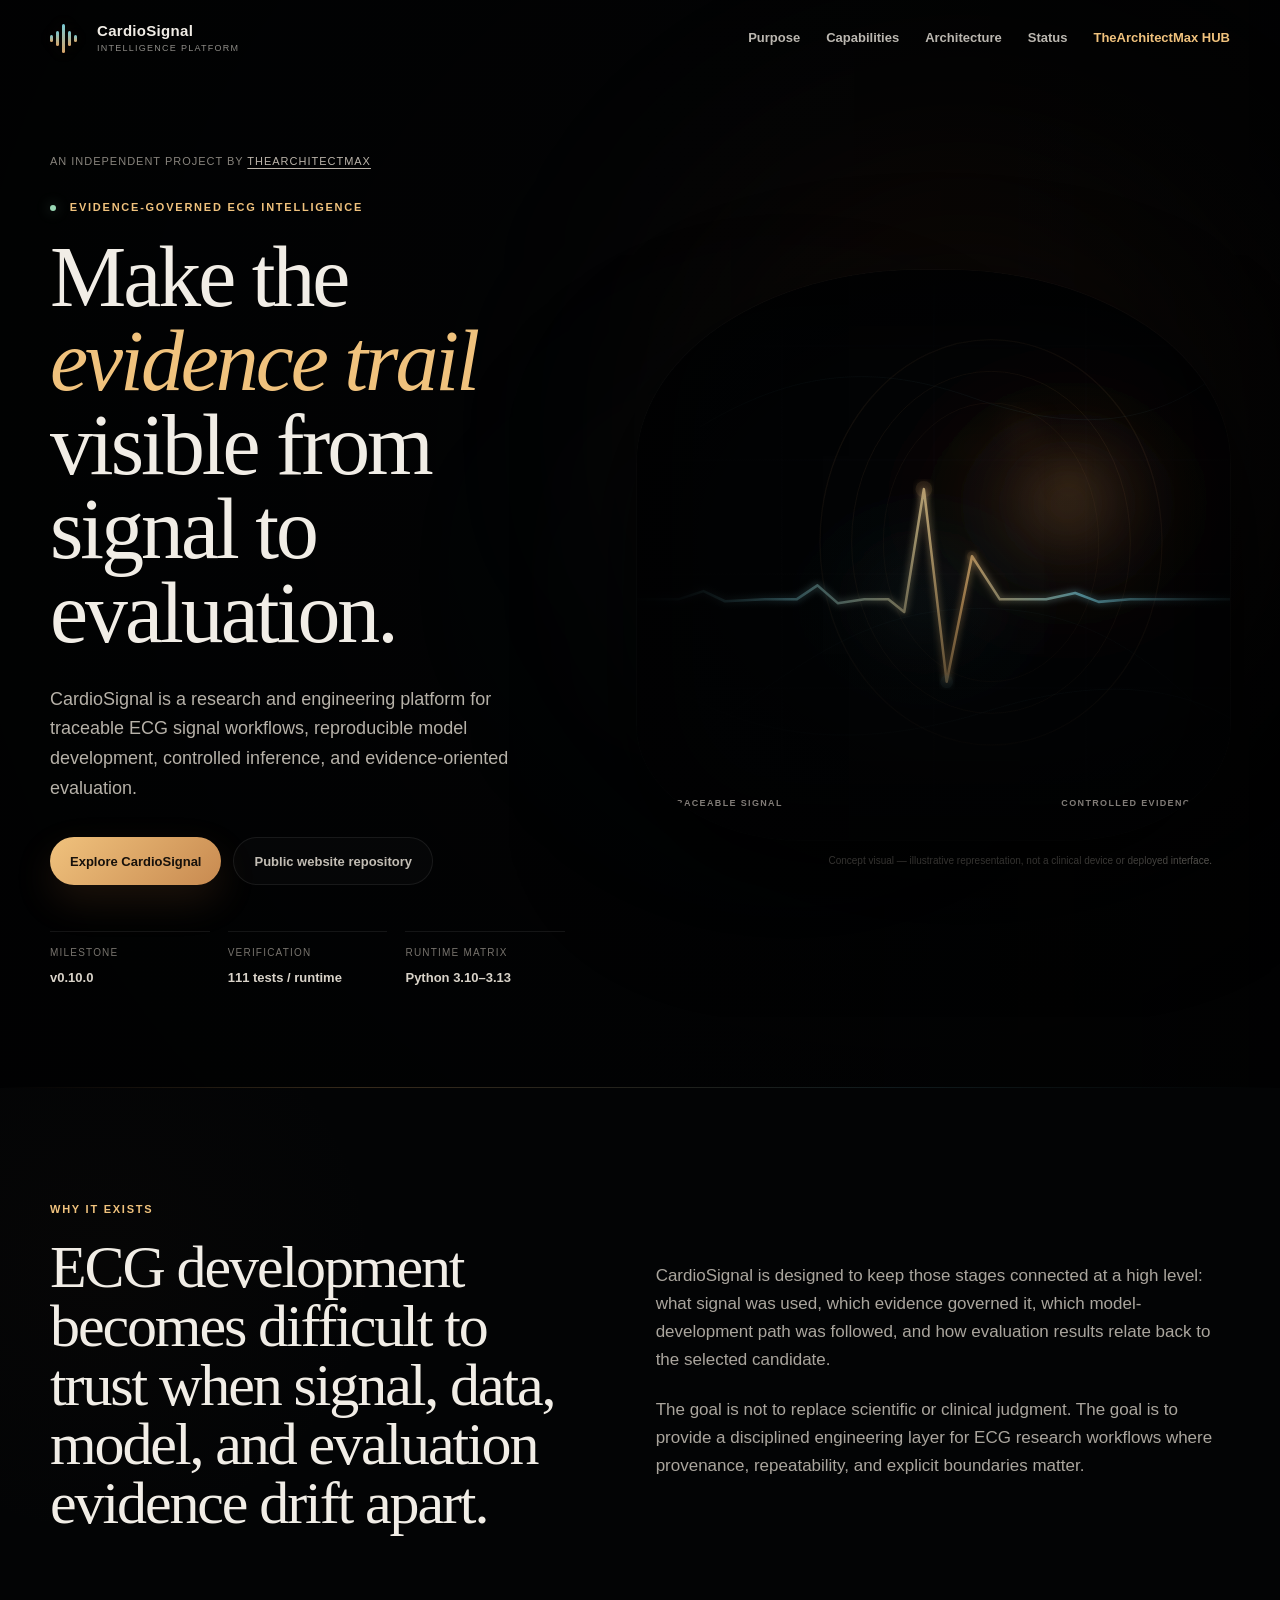
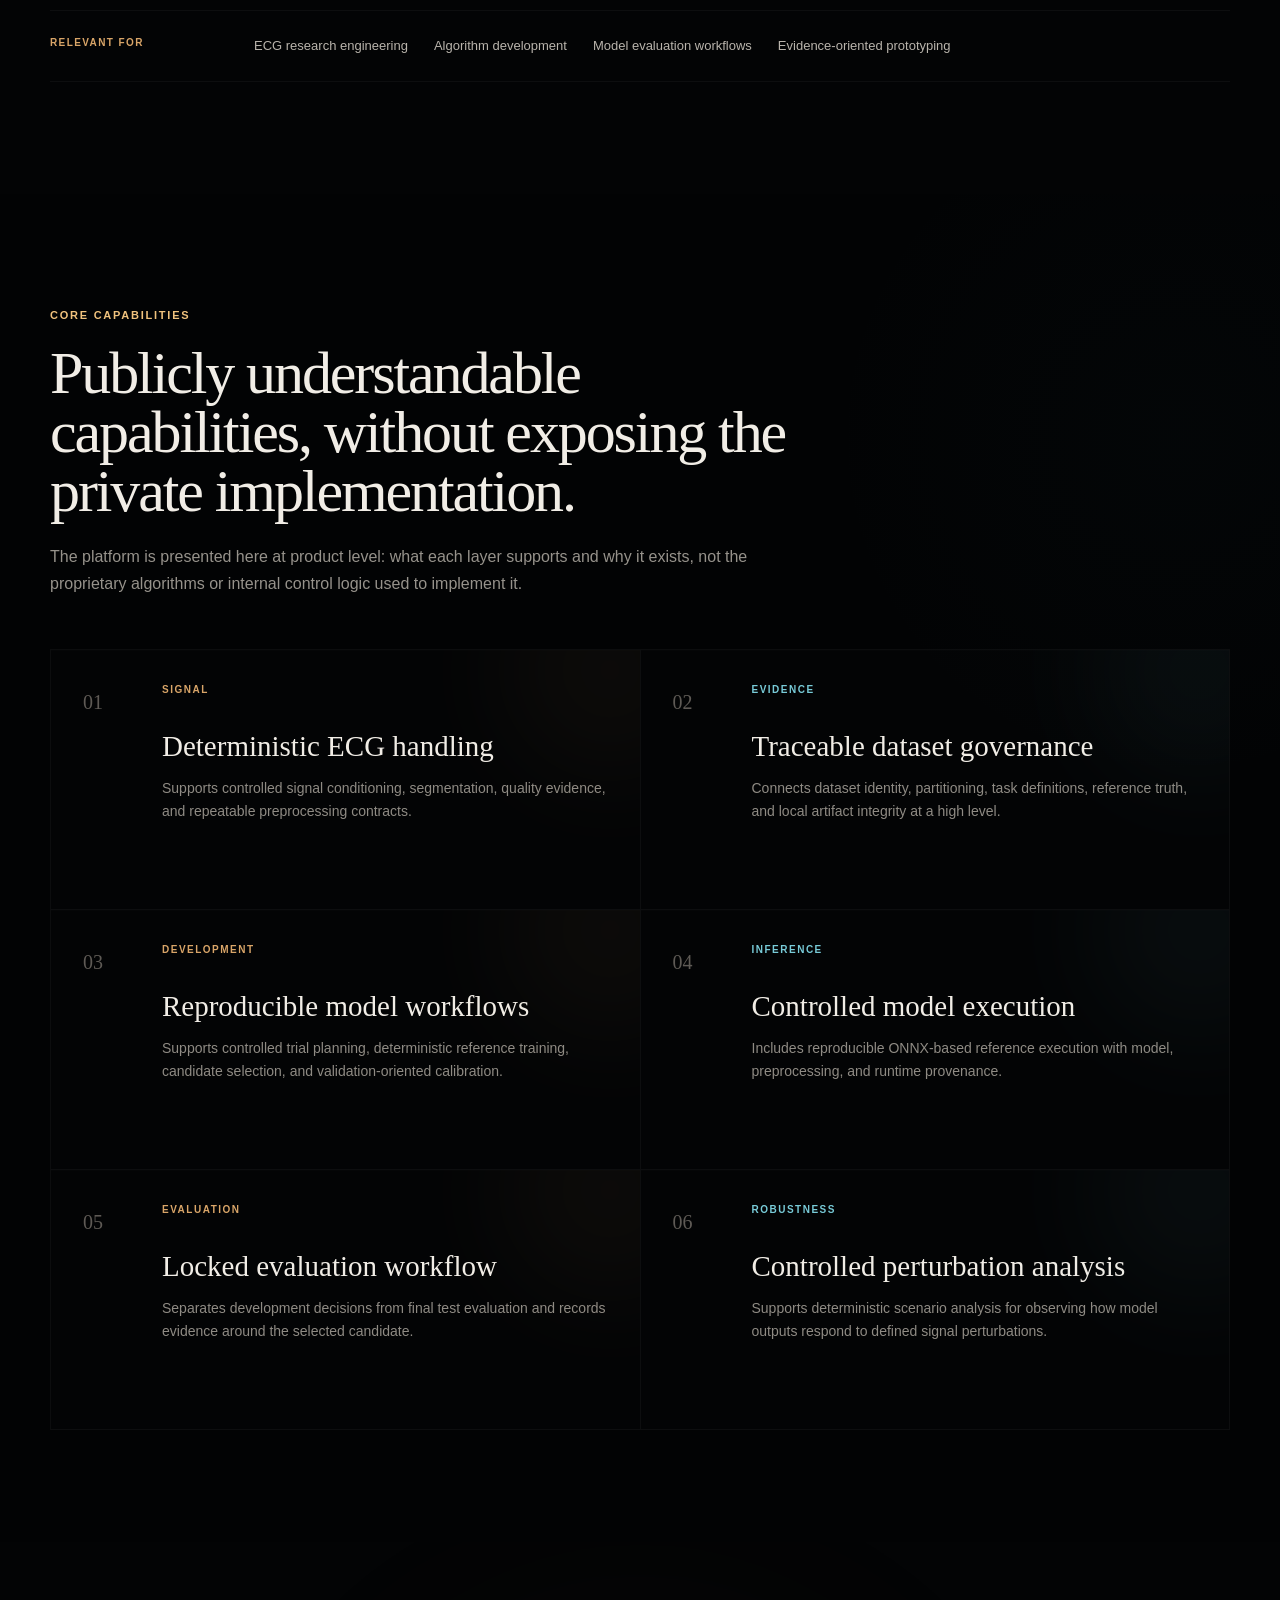
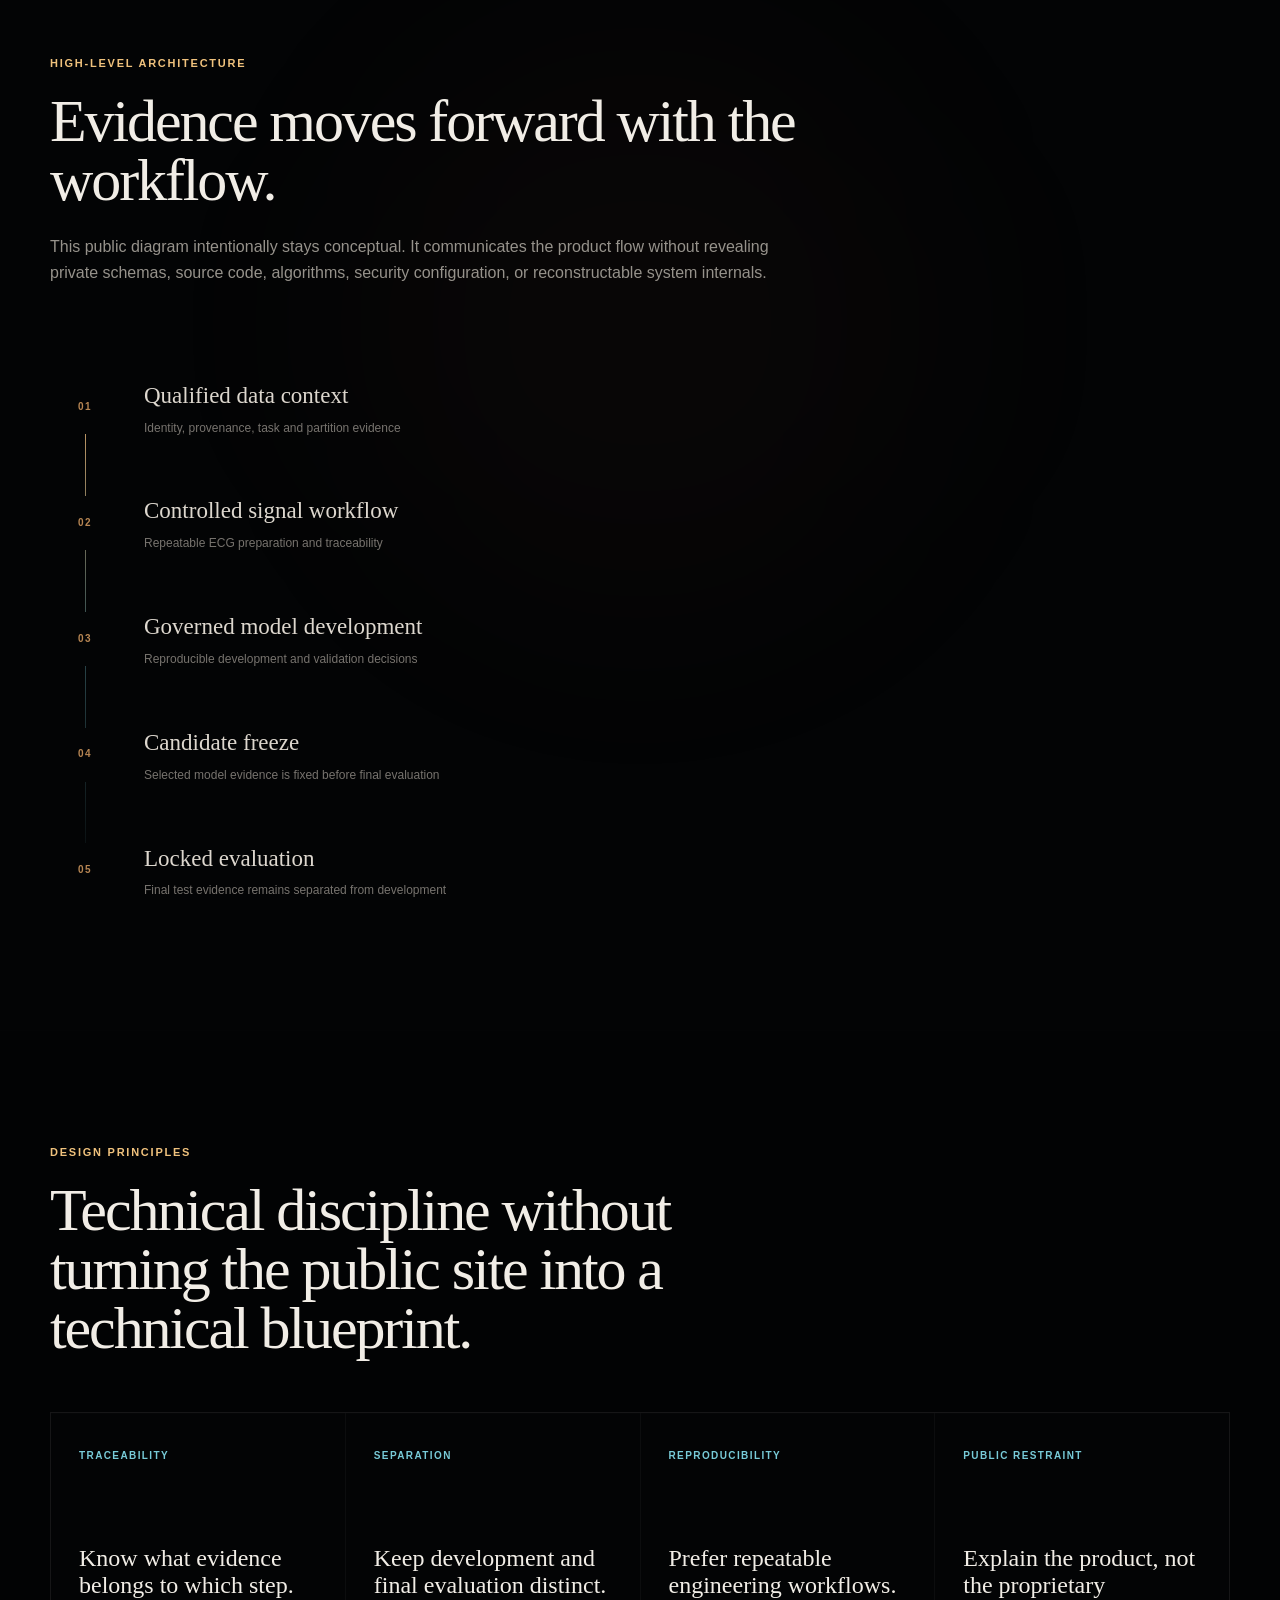
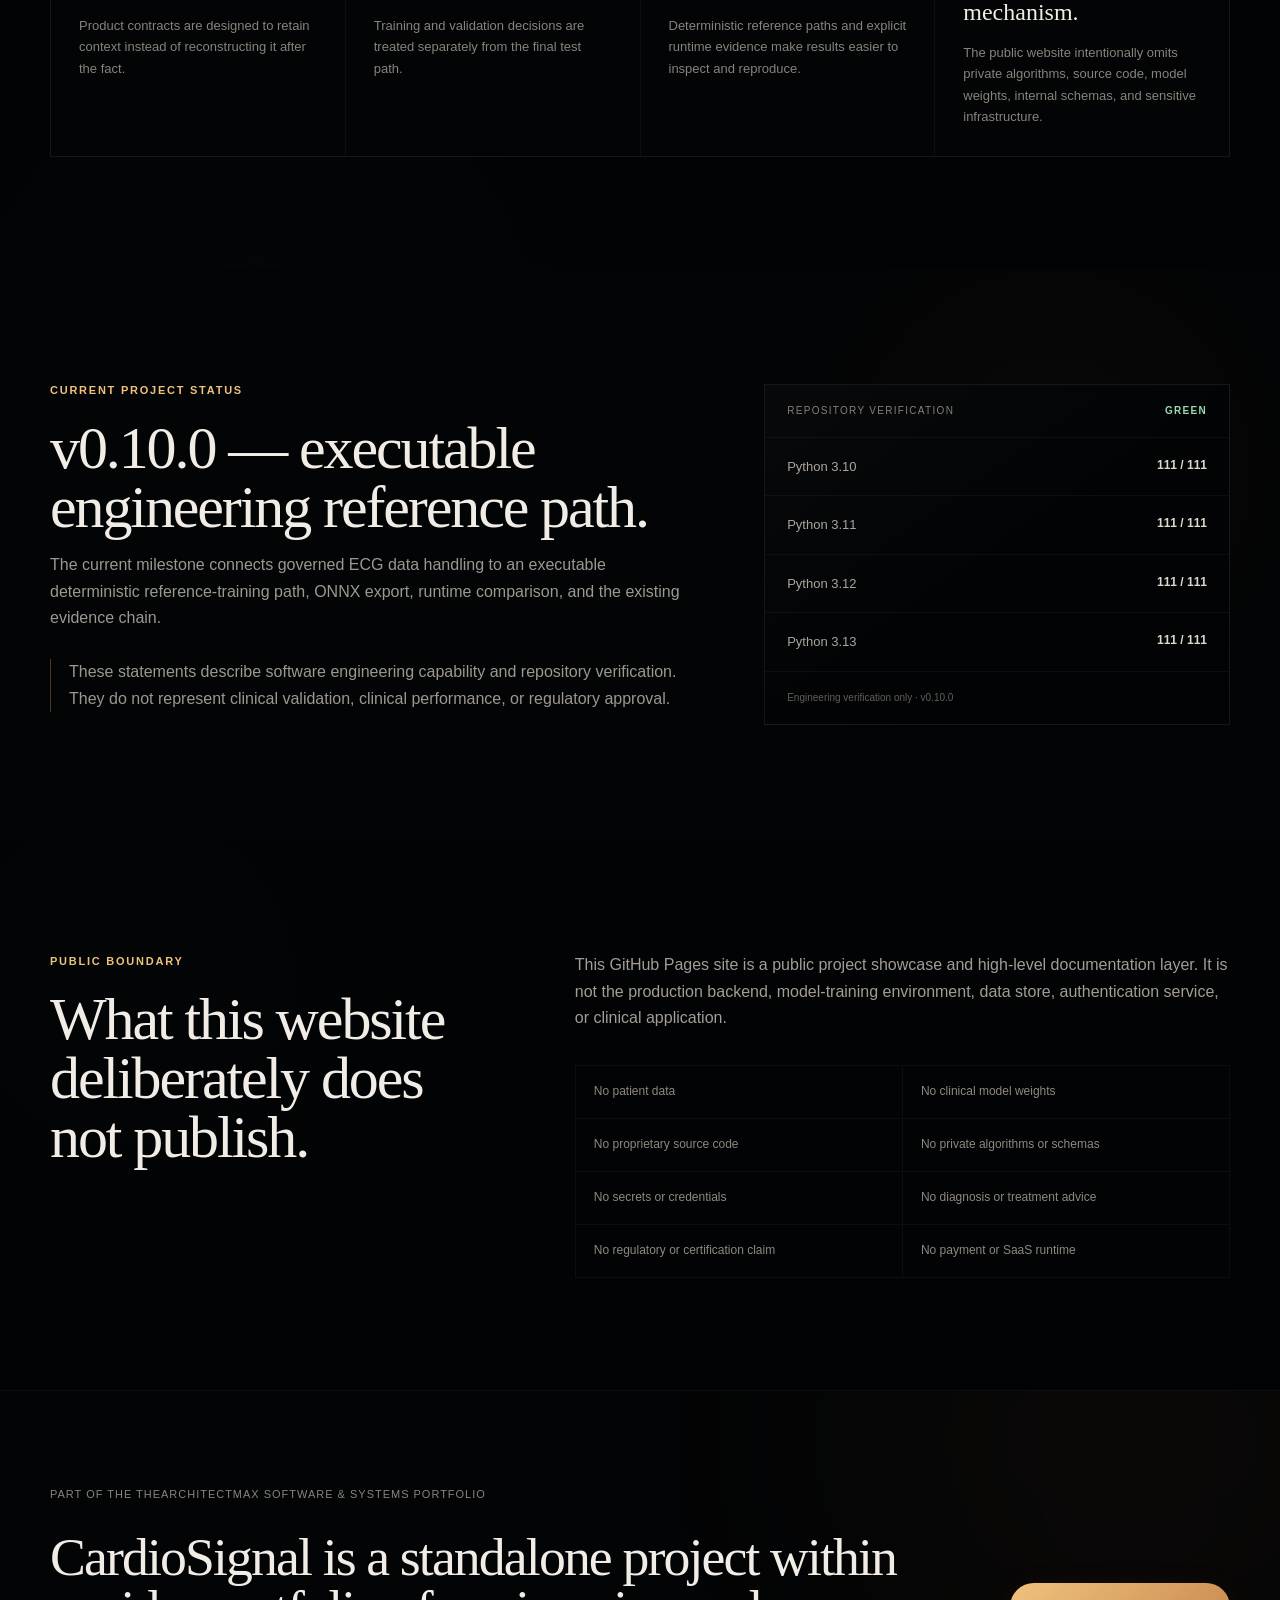
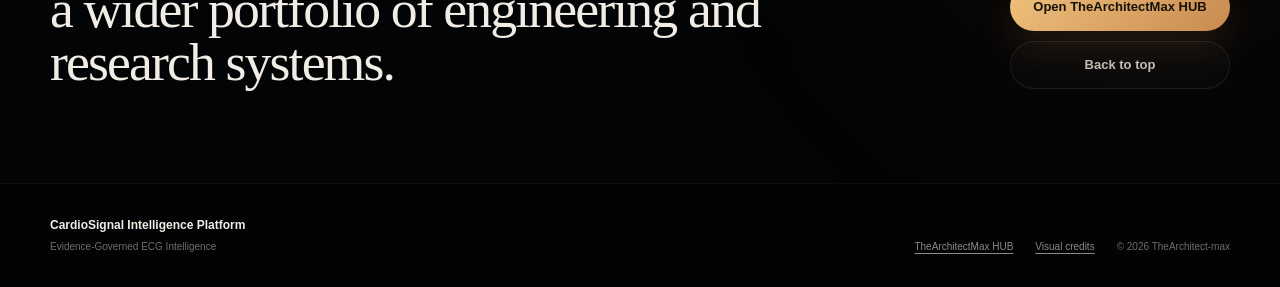
<file: index.html>
<!doctype html>
<html lang="en">
<head>
  <meta charset="utf-8">
  <meta name="viewport" content="width=device-width, initial-scale=1">
  <meta name="theme-color" content="#07090b">
  <meta name="description" content="CardioSignal Intelligence Platform — evidence-governed ECG research and engineering infrastructure for traceable signal workflows, reproducible model development, controlled inference, and evaluation evidence.">
  <meta name="robots" content="index,follow">
  <meta property="og:title" content="CardioSignal Intelligence Platform">
  <meta property="og:description" content="Evidence-Governed ECG Intelligence">
  <meta property="og:type" content="website">
  <meta property="og:url" content="https://thearchitect-max.github.io/CardioSignal-Website/">
  <meta property="og:image" content="https://thearchitect-max.github.io/CardioSignal-Website/assets/cardiosignal-concept.svg">
  <meta name="twitter:card" content="summary_large_image">
  <title>CardioSignal Intelligence Platform</title>
  <link rel="icon" href="favicon.svg" type="image/svg+xml">
  <link rel="stylesheet" href="styles.css">
</head>
<body>
  <a class="skip-link" href="#main">Skip to content</a>

  <header class="site-header" data-header>
    <div class="shell nav-shell">
      <a class="brand" href="#top" aria-label="CardioSignal home">
        <span class="brand-mark" aria-hidden="true">
          <i></i><i></i><i></i><i></i><i></i>
        </span>
        <span class="brand-copy">
          <strong>CardioSignal</strong>
          <small>Intelligence Platform</small>
        </span>
      </a>

      <button class="nav-toggle" type="button" aria-expanded="false" aria-controls="site-nav" data-nav-toggle>
        <span></span><span></span><span></span>
        <span class="sr-only">Toggle navigation</span>
      </button>

      <nav class="site-nav" id="site-nav" data-nav aria-label="Primary navigation">
        <a href="#purpose">Purpose</a>
        <a href="#capabilities">Capabilities</a>
        <a href="#architecture">Architecture</a>
        <a href="#status">Status</a>
        <a class="nav-portfolio" href="https://thearchitect-max.github.io/MyProjects/" target="_blank" rel="noreferrer">TheArchitectMax HUB</a>
      </nav>
    </div>
  </header>

  <main id="main">
    <section class="hero" id="top">
      <div class="hero-darkness" aria-hidden="true"></div>
      <div class="hero-light hero-light-warm" aria-hidden="true"></div>
      <div class="hero-light hero-light-cool" aria-hidden="true"></div>

      <div class="shell hero-layout">
        <div class="hero-copy" data-reveal>
          <p class="maker-line">An independent project by <a href="https://thearchitect-max.github.io/MyProjects/" target="_blank" rel="noreferrer">TheArchitectMax</a></p>
          <p class="eyebrow"><span class="status-dot"></span> Evidence-Governed ECG Intelligence</p>
          <h1>Make the <em>evidence trail</em> visible from signal to evaluation.</h1>
          <p class="hero-lede">
            CardioSignal is a research and engineering platform for traceable ECG signal workflows,
            reproducible model development, controlled inference, and evidence-oriented evaluation.
          </p>
          <div class="hero-actions">
            <a class="button button-primary" href="#purpose">Explore CardioSignal</a>
            <a class="button button-quiet" href="https://github.com/TheArchitect-max/CardioSignal-Website" target="_blank" rel="noreferrer">Public website repository</a>
          </div>

          <dl class="hero-facts" aria-label="Current public engineering status">
            <div><dt>Milestone</dt><dd>v0.10.0</dd></div>
            <div><dt>Verification</dt><dd>111 tests / runtime</dd></div>
            <div><dt>Runtime matrix</dt><dd>Python 3.10–3.13</dd></div>
          </dl>
        </div>

        <figure class="concept-visual" data-reveal>
          <div class="concept-frame">
            <img src="assets/cardiosignal-concept.svg" width="1200" height="900" alt="Conceptual abstract ECG signal emerging from warm biological light and cool analytical traces.">
            <div class="concept-readout" aria-hidden="true">
              <span>TRACEABLE SIGNAL</span>
              <span>CONTROLLED EVIDENCE</span>
            </div>
          </div>
          <figcaption>Concept visual — illustrative representation, not a clinical device or deployed interface.</figcaption>
        </figure>
      </div>

      <div class="hero-bottom-rule" aria-hidden="true"></div>
    </section>

    <section class="section purpose-section" id="purpose">
      <div class="shell purpose-grid">
        <div class="section-heading" data-reveal>
          <p class="eyebrow">Why it exists</p>
          <h2>ECG development becomes difficult to trust when signal, data, model, and evaluation evidence drift apart.</h2>
        </div>
        <div class="purpose-copy" data-reveal>
          <p>
            CardioSignal is designed to keep those stages connected at a high level: what signal was used,
            which evidence governed it, which model-development path was followed, and how evaluation results
            relate back to the selected candidate.
          </p>
          <p>
            The goal is not to replace scientific or clinical judgment. The goal is to provide a disciplined
            engineering layer for ECG research workflows where provenance, repeatability, and explicit boundaries matter.
          </p>
        </div>
      </div>

      <div class="shell audience-band" data-reveal>
        <span class="audience-label">Relevant for</span>
        <div class="audience-items">
          <span>ECG research engineering</span>
          <span>Algorithm development</span>
          <span>Model evaluation workflows</span>
          <span>Evidence-oriented prototyping</span>
        </div>
      </div>
    </section>

    <section class="section capabilities-section" id="capabilities">
      <div class="shell">
        <div class="section-heading narrow" data-reveal>
          <p class="eyebrow">Core capabilities</p>
          <h2>Publicly understandable capabilities, without exposing the private implementation.</h2>
          <p>
            The platform is presented here at product level: what each layer supports and why it exists,
            not the proprietary algorithms or internal control logic used to implement it.
          </p>
        </div>

        <div class="capability-grid">
          <article class="capability-card warm" data-reveal>
            <span class="card-number">01</span>
            <div>
              <p class="card-kicker">Signal</p>
              <h3>Deterministic ECG handling</h3>
              <p>Supports controlled signal conditioning, segmentation, quality evidence, and repeatable preprocessing contracts.</p>
            </div>
          </article>

          <article class="capability-card cool" data-reveal>
            <span class="card-number">02</span>
            <div>
              <p class="card-kicker">Evidence</p>
              <h3>Traceable dataset governance</h3>
              <p>Connects dataset identity, partitioning, task definitions, reference truth, and local artifact integrity at a high level.</p>
            </div>
          </article>

          <article class="capability-card warm" data-reveal>
            <span class="card-number">03</span>
            <div>
              <p class="card-kicker">Development</p>
              <h3>Reproducible model workflows</h3>
              <p>Supports controlled trial planning, deterministic reference training, candidate selection, and validation-oriented calibration.</p>
            </div>
          </article>

          <article class="capability-card cool" data-reveal>
            <span class="card-number">04</span>
            <div>
              <p class="card-kicker">Inference</p>
              <h3>Controlled model execution</h3>
              <p>Includes reproducible ONNX-based reference execution with model, preprocessing, and runtime provenance.</p>
            </div>
          </article>

          <article class="capability-card warm" data-reveal>
            <span class="card-number">05</span>
            <div>
              <p class="card-kicker">Evaluation</p>
              <h3>Locked evaluation workflow</h3>
              <p>Separates development decisions from final test evaluation and records evidence around the selected candidate.</p>
            </div>
          </article>

          <article class="capability-card cool" data-reveal>
            <span class="card-number">06</span>
            <div>
              <p class="card-kicker">Robustness</p>
              <h3>Controlled perturbation analysis</h3>
              <p>Supports deterministic scenario analysis for observing how model outputs respond to defined signal perturbations.</p>
            </div>
          </article>
        </div>
      </div>
    </section>

    <section class="section architecture-section" id="architecture">
      <div class="architecture-light" aria-hidden="true"></div>
      <div class="shell">
        <div class="section-heading architecture-heading" data-reveal>
          <p class="eyebrow">High-level architecture</p>
          <h2>Evidence moves forward with the workflow.</h2>
          <p>
            This public diagram intentionally stays conceptual. It communicates the product flow without revealing
            private schemas, source code, algorithms, security configuration, or reconstructable system internals.
          </p>
        </div>

        <div class="architecture-stage" data-reveal>
          <div class="architecture-spine" aria-hidden="true"></div>

          <article class="architecture-node">
            <span>01</span>
            <div><strong>Qualified data context</strong><small>Identity, provenance, task and partition evidence</small></div>
          </article>

          <article class="architecture-node">
            <span>02</span>
            <div><strong>Controlled signal workflow</strong><small>Repeatable ECG preparation and traceability</small></div>
          </article>

          <article class="architecture-node">
            <span>03</span>
            <div><strong>Governed model development</strong><small>Reproducible development and validation decisions</small></div>
          </article>

          <article class="architecture-node">
            <span>04</span>
            <div><strong>Candidate freeze</strong><small>Selected model evidence is fixed before final evaluation</small></div>
          </article>

          <article class="architecture-node">
            <span>05</span>
            <div><strong>Locked evaluation</strong><small>Final test evidence remains separated from development</small></div>
          </article>
        </div>
      </div>
    </section>

    <section class="section principles-section">
      <div class="shell">
        <div class="section-heading narrow" data-reveal>
          <p class="eyebrow">Design principles</p>
          <h2>Technical discipline without turning the public site into a technical blueprint.</h2>
        </div>

        <div class="principle-grid">
          <article data-reveal>
            <span>Traceability</span>
            <h3>Know what evidence belongs to which step.</h3>
            <p>Product contracts are designed to retain context instead of reconstructing it after the fact.</p>
          </article>
          <article data-reveal>
            <span>Separation</span>
            <h3>Keep development and final evaluation distinct.</h3>
            <p>Training and validation decisions are treated separately from the final test path.</p>
          </article>
          <article data-reveal>
            <span>Reproducibility</span>
            <h3>Prefer repeatable engineering workflows.</h3>
            <p>Deterministic reference paths and explicit runtime evidence make results easier to inspect and reproduce.</p>
          </article>
          <article data-reveal>
            <span>Public restraint</span>
            <h3>Explain the product, not the proprietary mechanism.</h3>
            <p>The public website intentionally omits private algorithms, source code, model weights, internal schemas, and sensitive infrastructure.</p>
          </article>
        </div>
      </div>
    </section>

    <section class="section status-section" id="status">
      <div class="shell status-layout">
        <div class="status-copy" data-reveal>
          <p class="eyebrow">Current project status</p>
          <h2>v0.10.0 — executable engineering reference path.</h2>
          <p>
            The current milestone connects governed ECG data handling to an executable deterministic reference-training path,
            ONNX export, runtime comparison, and the existing evidence chain.
          </p>
          <p class="status-note">
            These statements describe software engineering capability and repository verification. They do not represent
            clinical validation, clinical performance, or regulatory approval.
          </p>
        </div>

        <div class="verification-card" data-reveal aria-label="Current engineering verification matrix">
          <div class="verification-head">
            <span>Repository verification</span>
            <strong>GREEN</strong>
          </div>
          <div class="verification-row"><span>Python 3.10</span><b>111 / 111</b></div>
          <div class="verification-row"><span>Python 3.11</span><b>111 / 111</b></div>
          <div class="verification-row"><span>Python 3.12</span><b>111 / 111</b></div>
          <div class="verification-row"><span>Python 3.13</span><b>111 / 111</b></div>
          <div class="verification-foot">Engineering verification only · v0.10.0</div>
        </div>
      </div>
    </section>

    <section class="section scope-section" id="scope">
      <div class="shell scope-layout">
        <div class="scope-title" data-reveal>
          <p class="eyebrow">Public boundary</p>
          <h2>What this website deliberately does not publish.</h2>
        </div>

        <div class="scope-panel" data-reveal>
          <p>
            This GitHub Pages site is a public project showcase and high-level documentation layer. It is not the
            production backend, model-training environment, data store, authentication service, or clinical application.
          </p>
          <div class="scope-list" role="list">
            <span role="listitem">No patient data</span>
            <span role="listitem">No clinical model weights</span>
            <span role="listitem">No proprietary source code</span>
            <span role="listitem">No private algorithms or schemas</span>
            <span role="listitem">No secrets or credentials</span>
            <span role="listitem">No diagnosis or treatment advice</span>
            <span role="listitem">No regulatory or certification claim</span>
            <span role="listitem">No payment or SaaS runtime</span>
          </div>
        </div>
      </div>
    </section>

    <section class="portfolio-section">
      <div class="portfolio-light" aria-hidden="true"></div>
      <div class="shell portfolio-panel" data-reveal>
        <div>
          <p class="maker-line">Part of the TheArchitectMax software &amp; systems portfolio</p>
          <h2>CardioSignal is a standalone project within a wider portfolio of engineering and research systems.</h2>
        </div>
        <div class="portfolio-actions">
          <a class="button button-primary" href="https://thearchitect-max.github.io/MyProjects/" target="_blank" rel="noreferrer">Open TheArchitectMax HUB</a>
          <a class="button button-quiet" href="#top">Back to top</a>
        </div>
      </div>
    </section>
  </main>

  <footer class="site-footer">
    <div class="shell footer-layout">
      <div class="footer-brand">
        <strong>CardioSignal Intelligence Platform</strong>
        <span>Evidence-Governed ECG Intelligence</span>
      </div>
      <div class="footer-meta">
        <a href="https://thearchitect-max.github.io/MyProjects/" target="_blank" rel="noreferrer">TheArchitectMax HUB</a>
        <a href="IMAGE_CREDITS.md">Visual credits</a>
        <span>© <span data-year>2026</span> TheArchitect-max</span>
      </div>
    </div>
  </footer>

  <script src="app.js"></script>
</body>
</html>
</file>
<file: styles.css>
:root {
  --ink: #020304;
  --ink-soft: #050607;
  --coal: #090b0e;
  --coal-2: #0d1014;
  --paper: #f1ede6;
  --muted: #a8a39b;
  --line: rgba(255,255,255,.075);
  --line-soft: rgba(255,255,255,.038);
  --warm: #d9a568;
  --warm-bright: #f0c27d;
  --warm-deep: #6f3d24;
  --cool: #78cbd8;
  --cool-deep: #2b6771;
  --green: #9ad8b5;
  --max: 1180px;
  --serif: "Iowan Old Style", "Palatino Linotype", Palatino, Georgia, serif;
  --sans: Inter, ui-sans-serif, -apple-system, BlinkMacSystemFont, "Segoe UI", sans-serif;
}

* { box-sizing: border-box; }
html { scroll-behavior: smooth; }
body {
  margin: 0;
  color: var(--paper);
  background:
    radial-gradient(circle at 82% 8%, rgba(121, 74, 43, .035), transparent 25%),
    radial-gradient(circle at 18% 36%, rgba(43, 96, 108, .018), transparent 28%),
    var(--ink);
  font-family: var(--sans);
  line-height: 1.65;
  text-rendering: optimizeLegibility;
}
body::before {
  content: "";
  position: fixed;
  inset: 0;
  pointer-events: none;
  z-index: -1;
  opacity: .10;
  background:
    linear-gradient(115deg, transparent 0 44%, rgba(255,255,255,.010) 50%, transparent 56%),
    radial-gradient(circle at 50% 0, rgba(255,255,255,.014), transparent 30%);
}
a { color: inherit; }
img, svg { max-width: 100%; }
button, a { -webkit-tap-highlight-color: transparent; }
::selection { color: #0d0c0a; background: var(--warm-bright); }

.shell { width: min(calc(100% - 44px), var(--max)); margin: 0 auto; }
.sr-only {
  position: absolute; width: 1px; height: 1px; padding: 0; margin: -1px;
  overflow: hidden; clip: rect(0,0,0,0); white-space: nowrap; border: 0;
}
.skip-link {
  position: fixed; top: 8px; left: 8px; z-index: 9999; transform: translateY(-150%);
  padding: 10px 14px; border-radius: 8px; text-decoration: none;
  color: #08090a; background: var(--paper);
}
.skip-link:focus { transform: translateY(0); }

.site-header {
  position: fixed;
  inset: 0 0 auto;
  z-index: 100;
  border-bottom: 1px solid transparent;
  transition: background .3s ease, border-color .3s ease, backdrop-filter .3s ease;
}
.site-header.scrolled {
  background: rgba(2,3,4,.92);
  border-bottom-color: var(--line-soft);
  backdrop-filter: blur(18px) saturate(115%);
}
.nav-shell {
  min-height: 76px;
  display: flex;
  align-items: center;
  justify-content: space-between;
  gap: 24px;
}
.brand {
  display: inline-flex;
  align-items: center;
  gap: 13px;
  text-decoration: none;
}
.brand-mark {
  display: inline-flex;
  align-items: center;
  gap: 3px;
  width: 34px;
  height: 30px;
}
.brand-mark i {
  display: block;
  width: 3px;
  border-radius: 999px;
  background: linear-gradient(to bottom, var(--cool), var(--warm));
  box-shadow: 0 0 18px rgba(217,165,104,.18);
}
.brand-mark i:nth-child(1),
.brand-mark i:nth-child(5) { height: 7px; }
.brand-mark i:nth-child(2),
.brand-mark i:nth-child(4) { height: 15px; }
.brand-mark i:nth-child(3) { height: 29px; }
.brand-copy { display: grid; line-height: 1.03; }
.brand-copy strong { font-size: 15px; letter-spacing: .02em; }
.brand-copy small {
  margin-top: 5px;
  color: #8e8c87;
  font-size: 9px;
  letter-spacing: .14em;
  text-transform: uppercase;
}

.site-nav { display: flex; align-items: center; gap: 26px; }
.site-nav a {
  position: relative;
  color: #bbb7b0;
  text-decoration: none;
  font-size: 13px;
  font-weight: 650;
  transition: color .2s ease;
}
.site-nav a::after {
  content: "";
  position: absolute;
  left: 0; right: 0; bottom: -7px;
  height: 1px;
  transform: scaleX(0);
  transform-origin: left;
  background: var(--warm);
  transition: transform .2s ease;
}
.site-nav a:hover,
.site-nav a:focus-visible { color: var(--paper); }
.site-nav a:hover::after,
.site-nav a:focus-visible::after { transform: scaleX(1); }
.site-nav .nav-portfolio { color: var(--warm-bright); }
.nav-toggle {
  display: none;
  background: transparent;
  border: 0;
  padding: 8px;
  color: var(--paper);
}
.nav-toggle span:not(.sr-only) {
  display: block;
  width: 24px;
  height: 1px;
  margin: 6px;
  background: currentColor;
}

.hero {
  position: relative;
  min-height: 850px;
  padding: 152px 0 100px;
  display: flex;
  align-items: center;
  overflow: hidden;
  isolation: isolate;
}
.hero-darkness {
  position: absolute;
  inset: 0;
  z-index: -3;
  background:
    linear-gradient(90deg, #020304 0 49%, rgba(2,3,4,.96) 62%, rgba(2,3,4,.72) 82%, #020304 100%),
    linear-gradient(to bottom, rgba(2,3,4,.26), #020304 93%);
}
.hero-light {
  position: absolute;
  z-index: -2;
  border-radius: 50%;
  filter: blur(125px);
  pointer-events: none;
}
.hero-light-warm {
  width: 560px; height: 560px;
  right: 3%; top: 14%;
  background: rgba(181, 105, 60, .085);
}
.hero-light-cool {
  width: 390px; height: 390px;
  right: 23%; top: 35%;
  background: rgba(68, 152, 167, .038);
}
.hero-layout {
  display: grid;
  grid-template-columns: .93fr 1.07fr;
  gap: 72px;
  align-items: center;
}
.hero-copy { position: relative; z-index: 2; }
.maker-line {
  margin: 0 0 28px;
  color: #88847d;
  font-size: 11px;
  letter-spacing: .09em;
  text-transform: uppercase;
}
.maker-line a { color: #bbb4aa; text-underline-offset: 3px; }
.eyebrow {
  margin: 0 0 20px;
  color: var(--warm-bright);
  font-size: 11px;
  font-weight: 800;
  letter-spacing: .16em;
  text-transform: uppercase;
}
.status-dot {
  display: inline-block;
  width: 6px; height: 6px;
  margin-right: 9px;
  border-radius: 50%;
  background: var(--green);
  box-shadow: 0 0 14px rgba(154,216,181,.45);
}
.hero h1,
.section-heading h2,
.status-copy h2,
.scope-title h2,
.portfolio-panel h2 {
  margin: 0;
  font-family: var(--serif);
  font-weight: 500;
  letter-spacing: -.035em;
  line-height: .98;
}
.hero h1 {
  max-width: 720px;
  font-size: clamp(55px, 6.7vw, 88px);
}
.hero h1 em {
  color: var(--warm-bright);
  font-style: italic;
  font-weight: 400;
}
.hero-lede {
  max-width: 680px;
  margin: 28px 0 0;
  color: #b6b1a8;
  font-size: 18px;
}
.hero-actions {
  display: flex;
  flex-wrap: wrap;
  gap: 12px;
  margin-top: 34px;
}
.button {
  display: inline-flex;
  min-height: 48px;
  padding: 0 20px;
  align-items: center;
  justify-content: center;
  border-radius: 999px;
  text-decoration: none;
  font-size: 13px;
  font-weight: 750;
  transition: transform .2s ease, background .2s ease, border-color .2s ease, color .2s ease;
}
.button-primary {
  color: #17110b;
  background: linear-gradient(135deg, #f0c27d, #c88a50);
  box-shadow: 0 16px 38px rgba(183, 110, 62, .16);
}
.button-primary:hover,
.button-primary:focus-visible { transform: translateY(-2px); }
.button-quiet {
  color: #c2bdb4;
  border: 1px solid var(--line);
  background: rgba(255,255,255,.018);
}
.button-quiet:hover,
.button-quiet:focus-visible {
  border-color: rgba(217,165,104,.34);
  color: var(--paper);
  background: rgba(217,165,104,.04);
}
.hero-facts {
  display: grid;
  grid-template-columns: repeat(3, minmax(0,1fr));
  gap: 18px;
  max-width: 700px;
  margin: 46px 0 0;
}
.hero-facts div {
  padding-top: 13px;
  border-top: 1px solid var(--line);
}
.hero-facts dt {
  color: #77736d;
  font-size: 10px;
  letter-spacing: .12em;
  text-transform: uppercase;
}
.hero-facts dd {
  margin: 5px 0 0;
  color: #d9d3c9;
  font-size: 13px;
  font-weight: 650;
}

.concept-visual {
  position: relative;
  margin: 0;
  transform: translateY(18px);
}
.concept-frame {
  position: relative;
  min-height: 570px;
  overflow: hidden;
  border-radius: 48% 48% 28% 28% / 34% 34% 20% 20%;
  background: #020304;
  box-shadow:
    0 44px 120px rgba(0,0,0,.82),
    0 0 0 1px rgba(255,255,255,.024);
}
.concept-frame::before {
  content: "";
  position: absolute;
  inset: 0;
  z-index: 2;
  pointer-events: none;
  background:
    radial-gradient(circle at 67% 40%, transparent 0 18%, rgba(2,3,4,.12) 34%, rgba(2,3,4,.84) 74%, #020304 100%),
    linear-gradient(to bottom, rgba(2,3,4,.40), rgba(2,3,4,.04) 32%, rgba(2,3,4,.78));
}
.concept-frame img {
  display: block;
  width: 100%;
  height: 100%;
  min-height: 570px;
  object-fit: cover;
}
.concept-readout {
  position: absolute;
  z-index: 3;
  left: 32px; right: 32px; bottom: 30px;
  display: flex;
  justify-content: space-between;
  gap: 24px;
  color: rgba(238,230,219,.54);
  font-size: 9px;
  font-weight: 800;
  letter-spacing: .15em;
}
.concept-visual figcaption {
  margin: 13px 18px 0;
  color: #6e6b66;
  font-size: 10px;
  text-align: right;
}
.hero-bottom-rule {
  position: absolute;
  left: 0; right: 0; bottom: 0;
  height: 1px;
  background: linear-gradient(90deg, transparent 0, rgba(217,165,104,.25) 28%, rgba(120,203,216,.12) 70%, transparent 100%);
}

.section { padding: 112px 0; }
.section-heading { max-width: 860px; }
.section-heading.narrow { max-width: 760px; }
.section-heading h2,
.status-copy h2,
.scope-title h2,
.portfolio-panel h2 { font-size: clamp(38px, 4.7vw, 60px); }
.section-heading > p:last-child {
  max-width: 760px;
  margin-top: 24px;
  color: #96928b;
  font-size: 16px;
}

.purpose-section {
  position: relative;
  background:
    radial-gradient(circle at 8% 25%, rgba(119,72,43,.028), transparent 22%),
    #030405;
}
.purpose-grid {
  display: grid;
  grid-template-columns: .95fr 1.05fr;
  gap: 86px;
  align-items: start;
}
.purpose-copy {
  padding-top: 62px;
  color: #aaa59d;
  font-size: 17px;
}
.purpose-copy p { margin: 0 0 22px; }
.audience-band {
  margin-top: 78px;
  padding: 24px 0;
  display: grid;
  grid-template-columns: 170px 1fr;
  gap: 34px;
  border-top: 1px solid var(--line-soft);
  border-bottom: 1px solid var(--line-soft);
}
.audience-label {
  color: var(--warm);
  font-size: 10px;
  font-weight: 800;
  letter-spacing: .14em;
  text-transform: uppercase;
}
.audience-items {
  display: flex;
  gap: 12px 26px;
  flex-wrap: wrap;
}
.audience-items span {
  color: #b9b4ac;
  font-size: 13px;
}

.capabilities-section {
  background:
    radial-gradient(circle at 92% 18%, rgba(44,103,114,.026), transparent 22%),
    #020304;
}
.capability-grid {
  margin-top: 52px;
  display: grid;
  grid-template-columns: repeat(2, 1fr);
  border-top: 1px solid var(--line-soft);
  border-left: 1px solid var(--line-soft);
}
.capability-card {
  position: relative;
  min-height: 260px;
  padding: 32px;
  display: grid;
  grid-template-columns: 55px 1fr;
  gap: 24px;
  overflow: hidden;
  border-right: 1px solid var(--line-soft);
  border-bottom: 1px solid var(--line-soft);
  background: rgba(255,255,255,.0035);
}
.capability-card::before {
  content: "";
  position: absolute;
  width: 220px; height: 220px;
  right: -80px; top: -90px;
  border-radius: 50%;
  filter: blur(55px);
  opacity: .042;
  pointer-events: none;
}
.capability-card.warm::before { background: var(--warm); }
.capability-card.cool::before { background: var(--cool); }
.card-number {
  padding-top: 4px;
  color: #5e5a55;
  font-family: var(--serif);
  font-size: 20px;
}
.card-kicker {
  margin: 0 0 32px;
  color: var(--warm);
  font-size: 10px;
  font-weight: 850;
  letter-spacing: .15em;
  text-transform: uppercase;
}
.capability-card.cool .card-kicker { color: var(--cool); }
.capability-card h3 {
  margin: 0;
  max-width: 420px;
  font-family: var(--serif);
  font-size: 29px;
  font-weight: 500;
  line-height: 1.05;
}
.capability-card p:not(.card-kicker) {
  max-width: 500px;
  margin: 16px 0 0;
  color: #8f8b84;
  font-size: 14px;
}

.architecture-section {
  position: relative;
  overflow: hidden;
  background: #030405;
}
.architecture-light {
  position: absolute;
  width: 580px; height: 580px;
  left: 50%; top: 35%;
  transform: translate(-50%, -50%);
  border-radius: 50%;
  filter: blur(110px);
  background: rgba(165,100,59,.036);
}
.architecture-heading { position: relative; z-index: 2; max-width: 760px; }
.architecture-stage {
  position: relative;
  margin-top: 72px;
  display: grid;
  gap: 18px;
  max-width: 980px;
}
.architecture-spine {
  position: absolute;
  top: 27px; bottom: 27px; left: 35px;
  width: 1px;
  background: linear-gradient(to bottom, var(--warm), rgba(120,203,216,.35), transparent);
}
.architecture-node {
  position: relative;
  min-height: 92px;
  display: grid;
  grid-template-columns: 70px 1fr;
  gap: 24px;
  align-items: center;
  padding: 18px 26px 18px 0;
}
.architecture-node > span {
  position: relative;
  z-index: 2;
  width: 70px; height: 54px;
  display: grid;
  place-items: center;
  color: #b78653;
  background: #030405;
  font-size: 10px;
  font-weight: 850;
  letter-spacing: .14em;
}
.architecture-node strong {
  display: block;
  color: #ddd7ce;
  font-family: var(--serif);
  font-size: 23px;
  font-weight: 500;
}
.architecture-node small {
  display: block;
  margin-top: 4px;
  color: #77736e;
  font-size: 12px;
}

.principles-section {
  background:
    radial-gradient(circle at 20% 110%, rgba(58,125,137,.022), transparent 28%),
    #020304;
}
.principle-grid {
  margin-top: 54px;
  display: grid;
  grid-template-columns: repeat(4, 1fr);
  gap: 1px;
  background: var(--line-soft);
  border: 1px solid var(--line-soft);
}
.principle-grid article {
  min-height: 320px;
  padding: 28px;
  background: #030405;
}
.principle-grid article > span {
  color: var(--cool);
  font-size: 10px;
  font-weight: 850;
  letter-spacing: .14em;
  text-transform: uppercase;
}
.principle-grid h3 {
  margin: 78px 0 0;
  font-family: var(--serif);
  font-size: 24px;
  font-weight: 500;
  line-height: 1.12;
}
.principle-grid p {
  margin: 16px 0 0;
  color: #87837c;
  font-size: 13px;
}

.status-section {
  background:
    radial-gradient(circle at 82% 35%, rgba(183,110,62,.035), transparent 24%),
    #030405;
}
.status-layout {
  display: grid;
  grid-template-columns: 1.15fr .85fr;
  gap: 84px;
  align-items: center;
}
.status-copy p:not(.eyebrow) {
  max-width: 680px;
  color: #9c9891;
  font-size: 16px;
}
.status-copy .status-note {
  margin-top: 28px;
  padding-left: 18px;
  border-left: 1px solid rgba(217,165,104,.34);
  color: #78746e;
  font-size: 12px;
}
.verification-card {
  border: 1px solid var(--line);
  background:
    linear-gradient(145deg, rgba(255,255,255,.025), transparent 55%),
    rgba(2,3,4,.84);
  box-shadow: 0 28px 80px rgba(0,0,0,.34);
}
.verification-head,
.verification-row,
.verification-foot {
  display: flex;
  justify-content: space-between;
  gap: 20px;
  padding: 18px 22px;
  border-bottom: 1px solid var(--line-soft);
}
.verification-head {
  color: #85817a;
  font-size: 10px;
  letter-spacing: .13em;
  text-transform: uppercase;
}
.verification-head strong {
  color: var(--green);
  font-size: 10px;
}
.verification-row span {
  color: #aaa59d;
  font-size: 13px;
}
.verification-row b {
  color: #ddd7ce;
  font-size: 12px;
}
.verification-foot {
  display: block;
  border-bottom: 0;
  color: #625f5a;
  font-size: 10px;
}

.scope-section {
  background:
    radial-gradient(circle at 10% 25%, rgba(43,103,113,.018), transparent 22%),
    #020304;
}
.scope-layout {
  display: grid;
  grid-template-columns: .8fr 1.2fr;
  gap: 88px;
}
.scope-panel > p {
  margin: 0;
  max-width: 720px;
  color: #a29d95;
  font-size: 16px;
}
.scope-list {
  margin-top: 34px;
  display: grid;
  grid-template-columns: repeat(2, minmax(0,1fr));
  border-top: 1px solid var(--line-soft);
  border-left: 1px solid var(--line-soft);
}
.scope-list span {
  padding: 16px 18px;
  color: #8d8982;
  font-size: 12px;
  border-right: 1px solid var(--line-soft);
  border-bottom: 1px solid var(--line-soft);
}

.portfolio-section {
  position: relative;
  overflow: hidden;
  padding: 94px 0;
  background: #030405;
  border-top: 1px solid var(--line-soft);
}
.portfolio-light {
  position: absolute;
  width: 540px; height: 540px;
  right: -120px; top: -220px;
  border-radius: 50%;
  filter: blur(125px);
  background: rgba(198,135,76,.038);
}
.portfolio-panel {
  position: relative;
  display: grid;
  grid-template-columns: 1fr auto;
  gap: 44px;
  align-items: end;
}
.portfolio-panel h2 {
  max-width: 850px;
  font-size: clamp(36px, 4.2vw, 56px);
}
.portfolio-actions {
  display: flex;
  flex-direction: column;
  gap: 10px;
  min-width: 220px;
}

.site-footer {
  padding: 32px 0;
  border-top: 1px solid var(--line-soft);
  background: #020304;
}
.footer-layout {
  display: flex;
  justify-content: space-between;
  gap: 30px;
  align-items: end;
}
.footer-brand { display: grid; gap: 3px; }
.footer-brand strong { font-size: 12px; }
.footer-brand span,
.footer-meta {
  color: #716d67;
  font-size: 10px;
}
.footer-meta {
  display: flex;
  gap: 22px;
  flex-wrap: wrap;
}
.footer-meta a {
  color: #8e8981;
  text-underline-offset: 3px;
}

[data-reveal] {
  opacity: 0;
  transform: translateY(16px);
  transition: opacity .75s ease, transform .75s ease;
}
[data-reveal].visible {
  opacity: 1;
  transform: translateY(0);
}

a:focus-visible,
button:focus-visible {
  outline: 2px solid var(--warm-bright);
  outline-offset: 4px;
}

@media (max-width: 1020px) {
  .hero-layout,
  .purpose-grid,
  .status-layout,
  .scope-layout,
  .portfolio-panel {
    grid-template-columns: 1fr;
  }
  .hero { padding-top: 132px; }
  .hero-layout { gap: 54px; }
  .concept-visual { max-width: 760px; }
  .concept-frame { min-height: 520px; }
  .concept-frame img { min-height: 520px; }
  .purpose-copy { padding-top: 0; }
  .principle-grid { grid-template-columns: repeat(2, 1fr); }
  .portfolio-actions { flex-direction: row; min-width: 0; }
}

@media (max-width: 760px) {
  .shell { width: min(calc(100% - 28px), var(--max)); }
  .site-nav {
    display: none;
    position: absolute;
    top: 68px; left: 14px; right: 14px;
    padding: 16px;
    flex-direction: column;
    align-items: stretch;
    gap: 4px;
    border: 1px solid var(--line);
    background: rgba(2,3,4,.985);
    backdrop-filter: blur(18px);
    box-shadow: 0 24px 80px rgba(0,0,0,.48);
  }
  .site-nav.open { display: flex; }
  .site-nav a { padding: 10px 8px; }
  .site-nav a::after { display: none; }
  .nav-toggle { display: block; }

  .hero {
    min-height: 0;
    padding: 116px 0 76px;
  }
  .hero h1 { font-size: clamp(48px, 14vw, 66px); }
  .hero-lede { font-size: 16px; }
  .hero-facts { grid-template-columns: 1fr; gap: 8px; }
  .hero-facts div { padding-top: 9px; }
  .concept-frame,
  .concept-frame img { min-height: 410px; }
  .concept-frame { border-radius: 38% 38% 18% 18% / 26% 26% 14% 14%; }
  .concept-readout { left: 20px; right: 20px; font-size: 8px; }

  .section { padding: 82px 0; }
  .section-heading h2,
  .status-copy h2,
  .scope-title h2,
  .portfolio-panel h2 { font-size: clamp(38px, 10vw, 52px); }

  .audience-band { grid-template-columns: 1fr; gap: 14px; margin-top: 50px; }
  .capability-grid { grid-template-columns: 1fr; }
  .capability-card { min-height: 0; grid-template-columns: 42px 1fr; padding: 24px 20px; }
  .capability-card h3 { font-size: 25px; }

  .principle-grid { grid-template-columns: 1fr; }
  .principle-grid article { min-height: 240px; }
  .principle-grid h3 { margin-top: 48px; }

  .scope-list { grid-template-columns: 1fr; }
  .portfolio-actions { flex-direction: column; align-items: stretch; }
  .footer-layout { align-items: flex-start; flex-direction: column; }
  .footer-meta { gap: 10px 18px; }
}

@media (prefers-reduced-motion: reduce) {
  * { scroll-behavior: auto !important; transition: none !important; animation: none !important; }
  [data-reveal] { opacity: 1 !important; transform: none !important; }
}

/* Deeper tenebrism pass */
.hero::after {
  content: "";
  position: absolute;
  inset: 0;
  z-index: -1;
  pointer-events: none;
  background:
    linear-gradient(90deg, rgba(0,0,0,.18), rgba(0,0,0,.04) 46%, rgba(0,0,0,.26)),
    radial-gradient(circle at 70% 42%, transparent 0 18%, rgba(0,0,0,.28) 58%, rgba(0,0,0,.62) 100%);
}
.concept-frame::after {
  content: "";
  position: absolute;
  inset: 0;
  z-index: 2;
  pointer-events: none;
  box-shadow: inset 0 0 120px 42px rgba(0,0,0,.62);
}
.capability-card,
.verification-card,
.principle-grid article {
  box-shadow: inset 0 1px 0 rgba(255,255,255,.008);
}
.architecture-node strong,
.capability-card h3,
.principle-grid h3 {
  text-shadow: 0 1px 18px rgba(255,255,255,.018);
}
</file>
